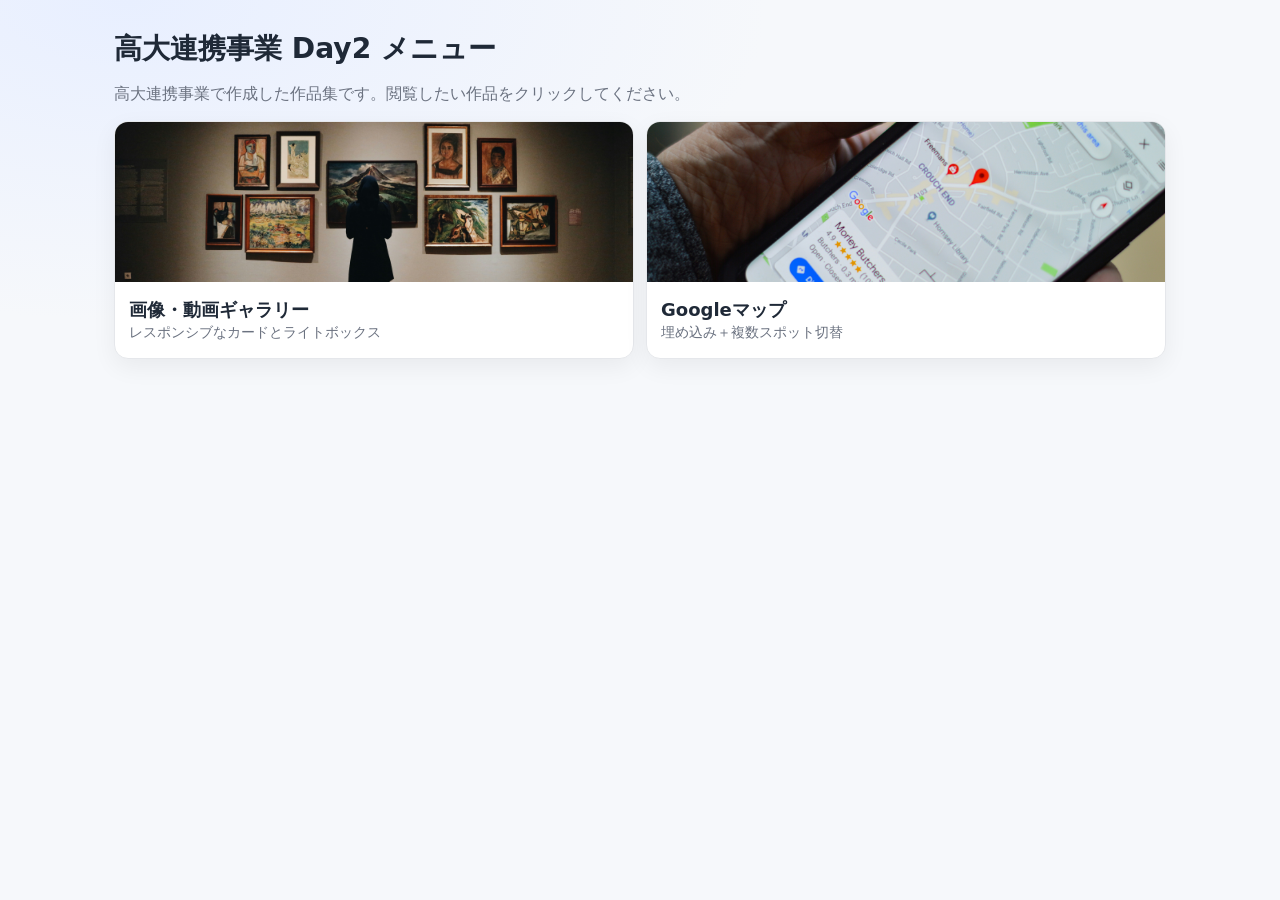
<file: daisho-day2/index.html>
<!DOCTYPE html>
<html lang="ja">
<head>
  <meta charset="UTF-8" />
  <meta name="viewport" content="width=device-width" />
  <title>Day2 メニュー</title>
  <link rel="stylesheet" href="assets/css/base.css" />
</head>
<body>
  <main class="container">
    <h1 class="title">高大連携事業 Day2 メニュー</h1>
    <p class="muted">高大連携事業で作成した作品集です。閲覧したい作品をクリックしてください。</p>

    <section class="grid cards">
      <a class="card hover-rise" href="gallery/">
        <img class="card-thumb" src="assets/media/img/gallery_title.jpg" alt="" loading="lazy">
        <div class="card-body">
          <h2 class="card-title">画像・動画ギャラリー</h2>
          <p class="card-desc">レスポンシブなカードとライトボックス</p>
        </div>
      </a>

      <a class="card hover-rise" href="map/">
        <img class="card-thumb" src="assets/media/img/map_title.jpg" alt="" loading="lazy">
        <div class="card-body">
          <h2 class="card-title">Googleマップ</h2>
          <p class="card-desc">埋め込み＋複数スポット切替</p>
        </div>
      </a>
    </section>
  </main>
</body>
</html>
</file>
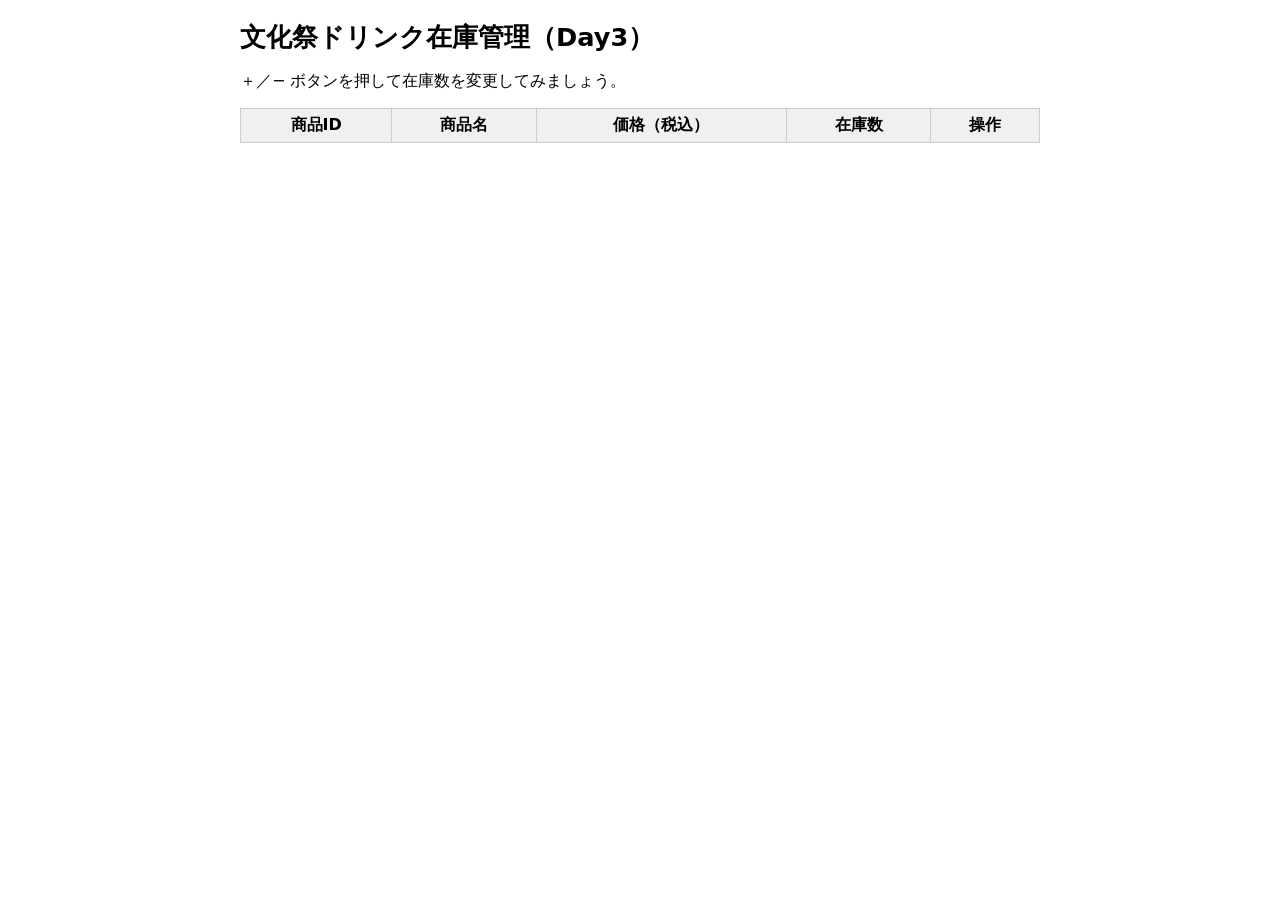
<file: daisho-day3/index.html>
<!DOCTYPE html>
<html lang="ja">
<head>
  <meta charset="UTF-8">
  <title>Day3 在庫管理アプリ（文化祭ドリンク）</title>
  <!-- CSS ファイルを読み込む -->
  <link rel="stylesheet" href="assets/css/inventory.css">
</head>
<body>
  <h1>文化祭ドリンク在庫管理（Day3）</h1>
  <p>＋／− ボタンを押して在庫数を変更してみましょう。</p>

  <!-- 在庫一覧を表示する表 -->
  <table>
    <thead>
      <tr>
        <th>商品ID</th>
        <th>商品名</th>
        <th>価格（税込）</th>
        <th>在庫数</th>
        <th>操作</th>
      </tr>
    </thead>
    <tbody id="item-list">
      <!-- JavaScript から自動で行（tr）が追加されます -->
    </tbody>
  </table>

  <!-- JavaScript ファイルを一番最後に読み込む -->
  <script src="assets/js/inventory.js"></script>
</body>
</html>
</file>
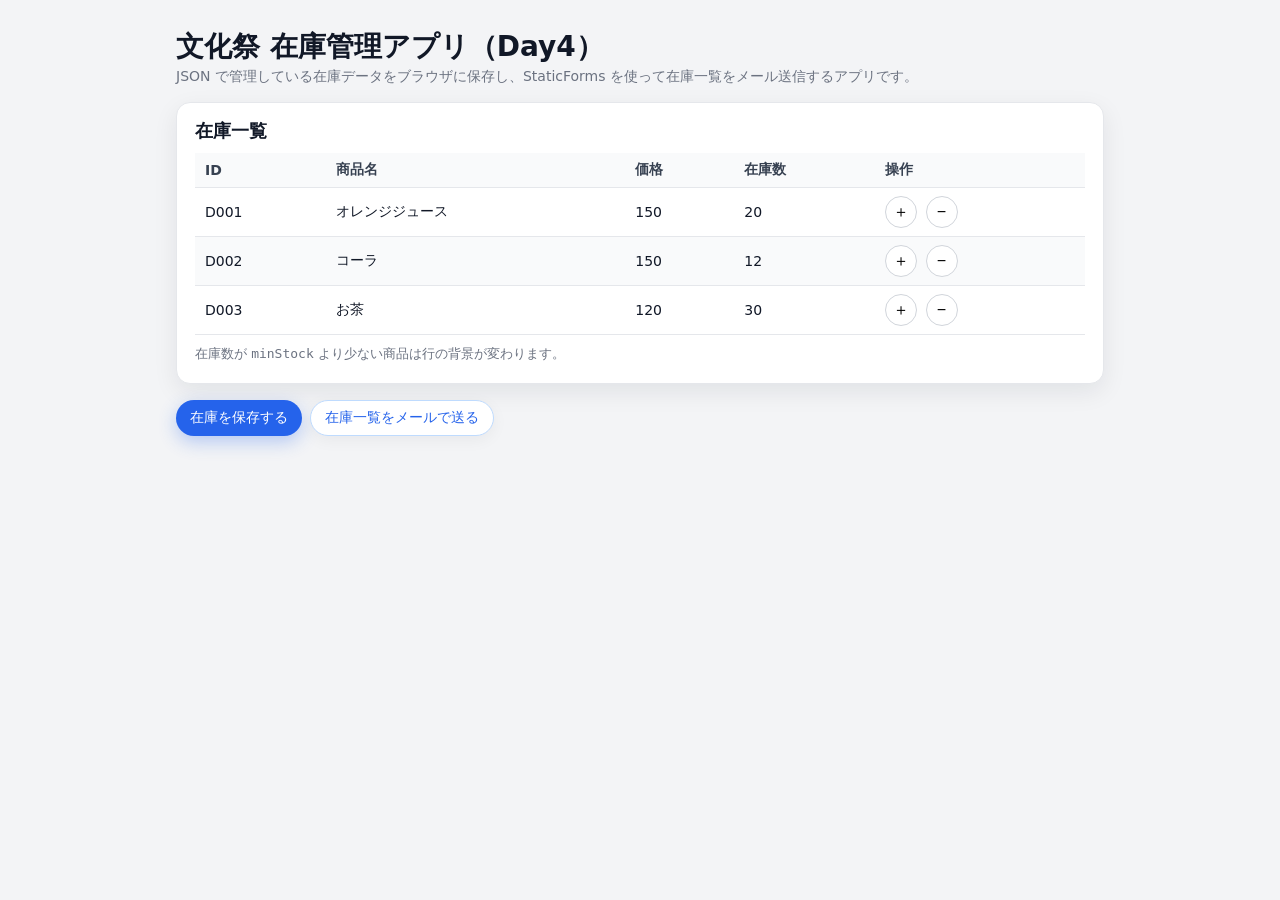
<file: daisho-day4/index.html>
<!DOCTYPE html>
<html lang="ja">
<head>
  <meta charset="UTF-8" />
  <meta name="viewport" content="width=device-width, initial-scale=1" />
  <title>Day4 文化祭 在庫管理アプリ（保存＋メール送信）</title>
  <link rel="stylesheet" href="assets/css/inventory.css" />
</head>
<body>
  <main class="container">
    <h1 class="title">文化祭 在庫管理アプリ（Day4）</h1>
    <p class="muted">
      JSON で管理している在庫データをブラウザに保存し、StaticForms を使って在庫一覧をメール送信するアプリです。
    </p>

    <!-- 在庫一覧テーブル -->
    <section class="panel">
      <h2 class="panel-title">在庫一覧</h2>
      <table class="inventory-table">
        <thead>
          <tr>
            <th>ID</th>
            <th>商品名</th>
            <th>価格</th>
            <th>在庫数</th>
            <th>操作</th>
          </tr>
        </thead>
        <tbody id="item-list">
          <!-- JavaScriptから行が追加される -->
        </tbody>
      </table>
      <p class="hint">
        在庫数が <code>minStock</code> より少ない商品は行の背景が変わります。
      </p>
    </section>

    <!-- 操作ボタン -->
    <section class="actions">
      <button id="save-btn" class="btn">在庫を保存する</button>
      <button id="mail-btn" class="btn btn-ghost">在庫一覧をメールで送る</button>
    </section>

    <!-- 在庫メール送信用の隠しフォーム -->
    <form
      id="inventory-mail-form"
      action="https://api.staticforms.dev/submit"
      method="POST"
      style="display:none;"
    >
      <!-- ★自分の StaticForms の APIキーを設定する（授業後は削除／無効化） -->
      <input type="hidden" name="apiKey" value="454858844848948yuyug5464" />

      <!-- メール件名 -->
      <input type="hidden" name="subject" value="文化祭 在庫一覧レポート" />

      <!-- 送信後に移動するURL（必要に応じて変更） -->
      <input
        type="hidden"
        name="redirectTo"
        value="https://gifukyoritsu.github.io/daisho0/daisho-day4/"
      />

      <!-- メール本文（在庫一覧テキスト） -->
      <textarea id="inventory-message" name="message"></textarea>
    </form>
  </main>

  <script src="assets/js/inventory.js"></script>
</body>
</html>
</file>
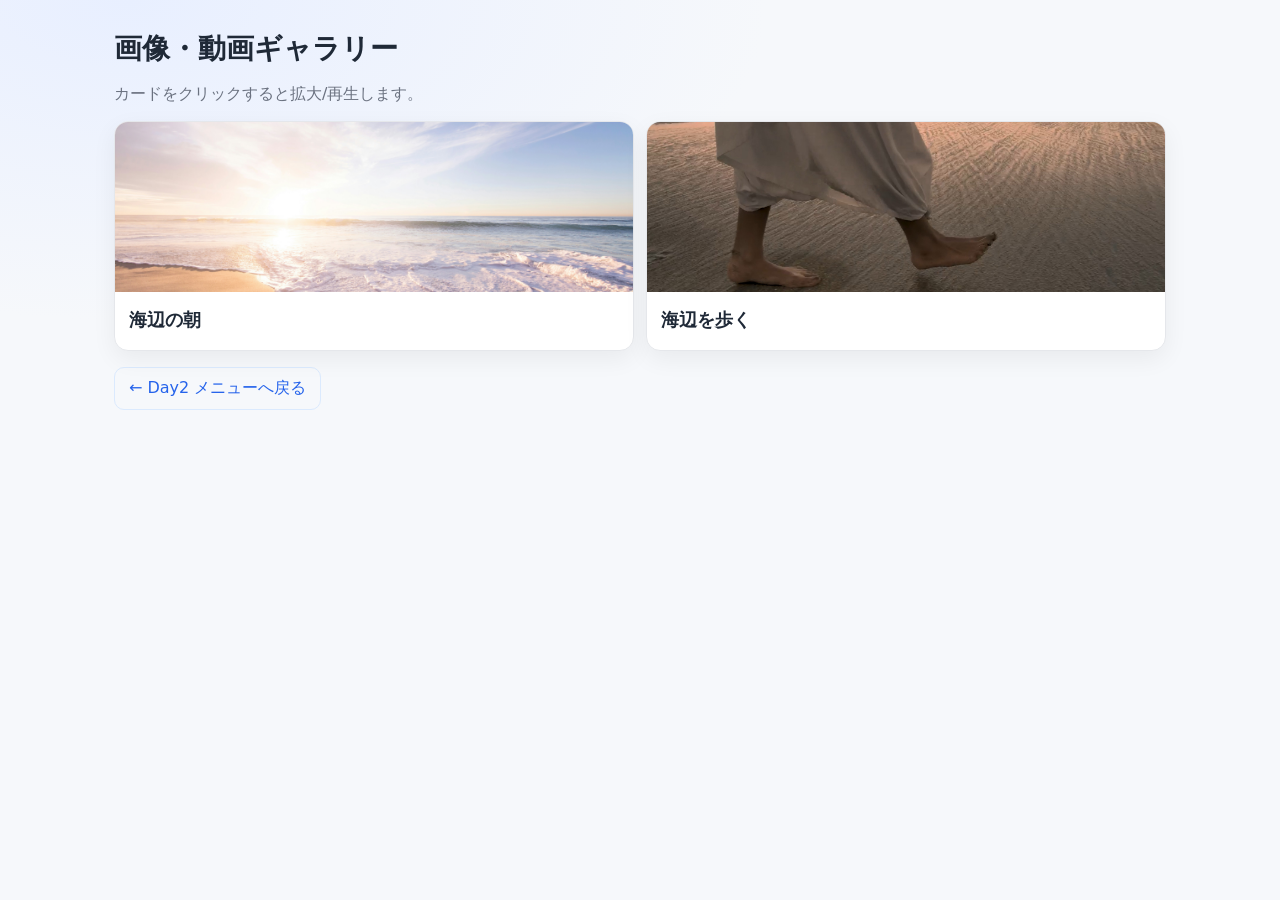
<file: daisho-day2/gallery/index.html>
<!DOCTYPE html>
<html lang="ja">
<head>
  <meta charset="UTF-8" />
  <meta name="viewport" content="width=device-width" />
  <title>画像・動画ギャラリー</title>
  <link rel="stylesheet" href="../assets/css/base.css" />
  <link rel="stylesheet" href="../assets/css/gallery.css" />
</head>
<body>
  <main class="container">
    <h1 class="title">画像・動画ギャラリー</h1>
    <p class="muted">カードをクリックすると拡大/再生します。</p>

    <section id="gallery" class="grid gallery">
      <!-- 画像カード -->
      <a class="card hover-rise" href="../assets/media/img/sea_morning.jpg" data-type="image">
        <img class="card-thumb" src="../assets/media/img/sea_morning.jpg" alt="海辺の朝" loading="lazy" />
        <div class="card-body"><h2 class="card-title">海辺の朝</h2></div>
      </a>
      <!-- 動画カード -->
      <a class="card hover-rise" href="../assets/media/video/sea_foot.mp4" data-type="video" data-poster="../assets/media/img/poster_01.jpg">
        <img class="card-thumb" src="../assets/media/img/sea_foot.jpg" alt="海辺を歩く" loading="lazy" />
        <div class="card-body"><h2 class="card-title">海辺を歩く</h2></div>
      </a>
      <!-- 以降、各自で追加 -->
    </section>

    <p style="margin-top:16px"><a class="btn btn-ghost" href="../">← Day2 メニューへ戻る</a></p>
  </main>

  <!-- ライトボックス -->
  <div id="lightbox" class="lb" aria-hidden="true">
    <button id="lbClose" class="lb-close" aria-label="閉じる">×</button>
    <div id="lbInner" class="lb-inner" role="dialog" aria-modal="true"></div>
  </div>

  <script src="../assets/js/gallery.js"></script>
</body>
</html>
</file>
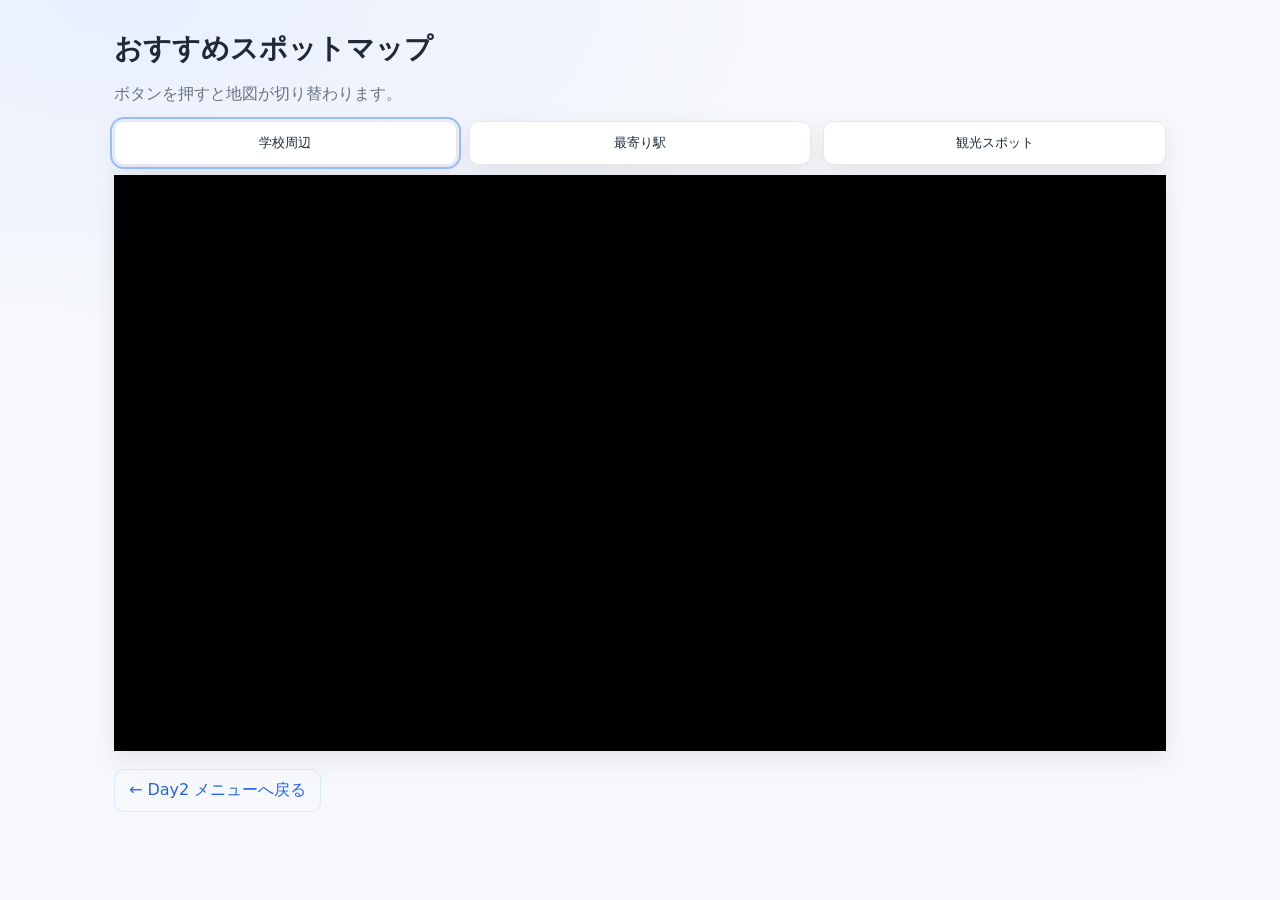
<file: daisho-day2/map/index.html>
<!DOCTYPE html>
<html lang="ja">
<head>
  <meta charset="UTF-8" />
  <meta name="viewport" content="width=device-width" />
  <title>Googleマップ（複数スポット）</title>
  <link rel="stylesheet" href="../assets/css/base.css" />
  <link rel="stylesheet" href="../assets/css/map.css" />
</head>
<body>
  <main class="container">
    <h1 class="title">おすすめスポットマップ</h1>
    <p class="muted">ボタンを押すと地図が切り替わります。</p>

    <section id="spots" class="grid spots">
      <!-- data-map に各自の埋め込みURLを貼る（1行） -->
      <button class="spot hover-rise" data-map="https://www.google.com/maps/embed?pb=!1m18!1m12!1m3!1d3350.575950596731!2d136.6349834847289!3d35.37671417623264!2m3!1f0!2f0!3f0!3m2!1i1024!2i768!4f13.1!3m3!1m2!1s0x6003b18795ed85eb%3A0xf9d1a01a8ba594d7!2z5bKQ6Zic55yM56uL5aSn5Z6j5ZWG5qWt6auY562J5a2m5qCh!5e1!3m2!1sja!2sjp!4v1761225066142!5m2!1sja!2sjp">学校周辺</button>
      <button class="spot hover-rise" data-map="https://www.google.com/maps/embed?pb=!1m18!1m12!1m3!1d3350.9883184219916!2d136.61525097574344!3d35.366781847183596!2m3!1f0!2f0!3f0!3m2!1i1024!2i768!4f13.1!3m3!1m2!1s0x6003b162213027d1%3A0x916dad43dff86f3e!2z5aSn5Z6j6aeF!5e1!3m2!1sja!2sjp!4v1761225191131!5m2!1sja!2sjp">最寄り駅</button>
      <button class="spot hover-rise" data-map="https://www.google.com/maps/embed?pb=!1m18!1m12!1m3!1d3351.1877168855026!2d136.6134799757434!3d35.36197824744545!2m3!1f0!2f0!3f0!3m2!1i1024!2i768!4f13.1!3m3!1m2!1s0x6003b166c1a37de5%3A0xe3dc1456f519ce25!2z5aSn5Z6j5Z-O!5e1!3m2!1sja!2sjp!4v1761224058024!5m2!1sja!2sjp">観光スポット</button>
    </section>

    <div class="map-wrap">
      <iframe id="gmap" src="" loading="lazy" allowfullscreen referrerpolicy="no-referrer-when-downgrade"></iframe>
    </div>

    <p style="margin-top:16px"><a class="btn btn-ghost" href="../">← Day2 メニューへ戻る</a></p>
  </main>

  <script src="../assets/js/map.js"></script>
</body>
</html>
</file>
<file: daisho-day2/assets/css/base.css>
/* ===== Reset & Base */
* { box-sizing: border-box; }
html, body { margin: 0; padding: 0; }
:root{
  --bg: #f6f8fb; --fg: #1f2937; --muted: #6b7280;
  --card: #ffffff; --border: #e5e7eb; --shadow: 0 8px 24px rgba(0,0,0,.06);
  --brand: #2563eb; --brand-weak: #dbeafe;
  --radius: 14px; --radius-sm: 10px;
  --space: 24px; --space-sm: 12px; --maxw: 1100px;
}
@media (prefers-color-scheme: dark){
  :root{
    --bg: #0b1020; --fg: #e5ecff; --muted: #9aa3b2;
    --card: #11172a; --border: #1f2a44; --shadow: 0 10px 28px rgba(0,0,0,.35);
    --brand: #60a5fa; --brand-weak: #0f172a;
  }
}
body{
  font-family: "Yu Gothic", "Meiryo", system-ui, -apple-system, sans-serif;
  color: var(--fg); background: radial-gradient(1600px 800px at 10% 0%, #e8efff 0%, var(--bg) 40%);
  background-attachment: fixed;
}
.container{ max-width: var(--maxw); margin: 0 auto; padding: var(--space); }
.title{ margin: 6px 0 2px; font-size: clamp(22px, 2.2vw, 30px); }
.muted{ color: var(--muted); }

/* ===== Grid Utilities */
.grid{ display: grid; gap: var(--space-sm); }
.cards{ grid-template-columns: repeat(auto-fit, minmax(260px, 1fr)); }

/* ===== Card */
.card{
  display: block; color: inherit; text-decoration: none; background: var(--card);
  border: 1px solid var(--border); border-radius: var(--radius);
  box-shadow: var(--shadow); overflow: hidden; transform: translateZ(0);
}
.card-thumb{ width: 100%; height: 160px; object-fit: cover; display: block; }
.card-body{ padding: 12px 14px 16px; }
.card-title{ margin: 4px 0 2px; font-size: 18px; }
.card-desc{ margin: 2px 0 0; font-size: 14px; color: var(--muted); }

/* Hover effect */
.hover-rise{ transition: transform .25s ease, box-shadow .25s ease, border-color .25s; }
.hover-rise:hover{ transform: translateY(-4px); box-shadow: 0 16px 36px rgba(0,0,0,.12); border-color: color-mix(in oklab, var(--brand) 30%, var(--border)); }

/* ===== Buttons */
.btn{
  display:inline-flex; align-items:center; gap:8px;
  padding:10px 14px; border-radius: var(--radius-sm);
  background: var(--brand); color:#fff; border:0; cursor:pointer;
  transition: filter .2s ease, transform .2s ease; text-decoration:none;
}
.btn:hover{ filter: brightness(1.05); transform: translateY(-1px); }
.btn-ghost{ background: transparent; color: var(--brand); border:1px solid var(--brand-weak); }

/* ===== Lightbox shell (共通ベース、詳細は各コンポーネントCSSで) */
.lb[aria-hidden="true"]{ display: none; }
.lb{
  position: fixed; inset: 0; z-index: 50;
  background: color-mix(in oklab, #000 70%, transparent);
  display: grid; place-items: center; padding: var(--space);
}
.lb-inner{
  max-width: min(92vw, var(--maxw)); max-height: 82vh;
  background: #000; border-radius: var(--radius); overflow: hidden;
}
.lb-inner > *{ display:block; max-width: 100%; max-height: 82vh; margin: 0 auto; }
.lb-close{
  position: fixed; top: 14px; right: 14px; width: 44px; height: 44px;
  border-radius: 50%; border: 0; background: #fff; color:#111; font-size: 26px; cursor: pointer;
}
</file>
<file: daisho-day3/assets/css/inventory.css>
body {
  font-family: system-ui, -apple-system, "Segoe UI", sans-serif;
  max-width: 800px;
  margin: 20px auto;
  padding: 0 10px;
}

h1 {
  font-size: 1.6rem;
  margin-bottom: 0.5em;
}

table {
  width: 100%;
  border-collapse: collapse;
  margin-top: 10px;
}

th, td {
  border: 1px solid #ccc;
  padding: 6px 8px;
  text-align: center;
}

th {
  background-color: #f0f0f0;
}

/* 在庫が少ない商品の行の見た目 */
.low-stock {
  background-color: #ffe0e0;
}

button {
  padding: 4px 8px;
  border: 1px solid #888;
  border-radius: 4px;
  cursor: pointer;
}

button:hover {
  opacity: 0.8;
}

button + button {
  margin-left: 4px;
}
</file>
<file: daisho-day4/assets/css/inventory.css>
/* ===== ベーススタイル ===== */
*,
*::before,
*::after {
  box-sizing: border-box;
}

html,
body {
  margin: 0;
  padding: 0;
}

body {
  font-family: "Yu Gothic", "Meiryo", system-ui, -apple-system, sans-serif;
  background: #f3f4f6;
  color: #111827;
}

/* コンテナ */
.container {
  max-width: 960px;
  margin: 0 auto;
  padding: 24px 16px 40px;
}

/* 見出し */
.title {
  margin: 4px 0 2px;
  font-size: clamp(22px, 2.4vw, 28px);
}

.muted {
  margin: 0 0 16px;
  color: #6b7280;
  font-size: 14px;
}

/* パネル */
.panel {
  background: #ffffff;
  border-radius: 14px;
  padding: 16px 18px 20px;
  box-shadow: 0 8px 24px rgba(15, 23, 42, 0.08);
  border: 1px solid #e5e7eb;
}

.panel-title {
  margin: 0 0 10px;
  font-size: 18px;
}

/* ヒントテキスト */
.hint {
  margin: 10px 0 0;
  font-size: 13px;
  color: #6b7280;
}

/* ===== 在庫テーブル ===== */
.inventory-table {
  width: 100%;
  border-collapse: collapse;
  margin-top: 8px;
  font-size: 14px;
}

.inventory-table thead {
  background: #f9fafb;
}

.inventory-table th,
.inventory-table td {
  padding: 8px 10px;
  border-bottom: 1px solid #e5e7eb;
  text-align: left;
}

.inventory-table th {
  font-weight: 600;
  color: #374151;
}

.inventory-table tbody tr:nth-child(even) {
  background: #f9fafb;
}

/* 在庫が少ない行に付けるクラス */
.low-stock {
  background: #fef2f2 !important;
}

/* ===== 下部の操作ボタン（保存 / メール） ===== */
.actions {
  display: flex;
  flex-wrap: wrap;
  gap: 8px;
  margin-top: 16px;
}

.btn {
  display: inline-flex;
  align-items: center;
  justify-content: center;
  padding: 8px 14px;
  border-radius: 999px;
  border: none;
  cursor: pointer;
  font-size: 14px;
  gap: 6px;
  background: #2563eb;
  color: #ffffff;
  box-shadow: 0 6px 18px rgba(37, 99, 235, 0.3);
  transition: transform 0.15s ease, box-shadow 0.15s ease, filter 0.15s ease;
}

.btn:hover {
  filter: brightness(1.05);
  box-shadow: 0 10px 24px rgba(37, 99, 235, 0.35);
  transform: translateY(-1px);
}

.btn:active {
  transform: translateY(0);
  box-shadow: 0 4px 14px rgba(37, 99, 235, 0.28);
}

.btn-ghost {
  background: #ffffff;
  color: #2563eb;
  border: 1px solid #bfdbfe;
  box-shadow: 0 4px 16px rgba(15, 23, 42, 0.05);
}

/* ===== 在庫テーブル内の＋／−ボタン調整 ===== */
.inventory-table td button {
  width: 32px;              /* ＋と−の幅を固定して同じにする */
  height: 32px;             /* 高さもそろえる */
  border-radius: 999px;     /* まるいボタン */
  border: 1px solid #d1d5db;
  background: #ffffff;
  cursor: pointer;
  font-size: 16px;
  line-height: 1;
  padding: 0;               /* 余白は幅・高さに任せる */
}

.inventory-table td button + button {
  margin-left: 4px;         /* ＋と−の間に少し余白 */
}

.inventory-table td button:hover {
  background: #eff6ff;
  border-color: #2563eb;
}

/* ===== スマホ対応 ===== */
@media (max-width: 640px) {
  .panel {
    padding: 14px 12px 18px;
  }

  .inventory-table th,
  .inventory-table td {
    padding: 6px 8px;
  }

  .actions {
    flex-direction: column;
    align-items: stretch;
  }

  .btn,
  .btn-ghost {
    width: 100%;
    justify-content: center;
  }
}
</file>
<file: daisho-day2/assets/css/gallery.css>
/* ギャラリー固有のスタイル */
.gallery{ grid-template-columns: repeat(auto-fit, minmax(180px, 1fr)); }
.card-thumb{ height: 170px; }
@media (max-width: 480px){ .card-thumb{ height: 140px; } }
</file>
<file: daisho-day2/assets/css/map.css>
/* ===== map.css（安定表示＋PC／スマホ対応）===== */
:root {
  --maxw: 1100px;
  --radius: 14px;
  --shadow: 0 8px 24px rgba(0, 0, 0, 0.08);
}

/* マップラッパー：高さ可変で黒画面回避 */
.map-wrap {
  position: relative;
  width: 100%;
  height: 60vh;          /* 画面高さの6割 */
  min-height: 420px;     /* スマホでの最低高さ */
  max-height: 760px;     /* 大画面での上限 */
  background: #000;      /* 読み込み時の背景 */
  border-radius: 0;      /* 角丸は iframe 側で適用 */
  box-shadow: var(--shadow);
  margin: 10px 0 18px;   /* 下に戻るボタン用の余白 */
}

/* iframe 自身に角丸を適用（overflow:hiddenは使わない） */
.map-wrap iframe {
  position: absolute;
  inset: 0;
  width: 100%;
  height: 100%;
  border: 0;
  display: block;
  border-radius: var(--radius);
  background: transparent; /* 読み込み時の黒潰れ防止 */
}

/* スポット選択ボタン */
.spots {
  display: grid;
  grid-template-columns: repeat(auto-fit, minmax(180px, 1fr));
  gap: 12px;
}

.spot {
  background: var(--card, #fff);
  color: inherit;
  border: 1px solid var(--border, #e5e7eb);
  border-radius: 10px;
  padding: 12px 14px;
  cursor: pointer;
  box-shadow: var(--shadow);
  transition: transform 0.2s ease, box-shadow 0.2s ease, outline-color 0.2s ease;
}

.spot:hover {
  transform: translateY(-1px);
}

.spot.active {
  outline: 2px solid color-mix(in oklab, #2563eb 45%, #ffffff);
  outline-offset: 2px;
}

/* --- 端末別最適化 --- */

/* 小型スマホ縦（例：iPhone SE） */
@media (max-width: 360px) and (orientation: portrait) {
  .map-wrap {
    height: 52vh;
    min-height: 360px;
    max-height: 580px;
  }
}

/* タブレットやスマホ横 */
@media (min-width: 600px) {
  .map-wrap {
    height: 62vh;
    min-height: 480px;
    max-height: 780px;
  }
}

/* ノートPC・デスクトップ */
@media (min-width: 1024px) {
  .map-wrap {
    height: 64vh;
    min-height: 520px;
    max-height: 820px;
  }
}

/* 超ワイド画面 */
@media (min-width: 1440px) {
  .map-wrap {
    max-height: 880px;
  }
}
</file>
